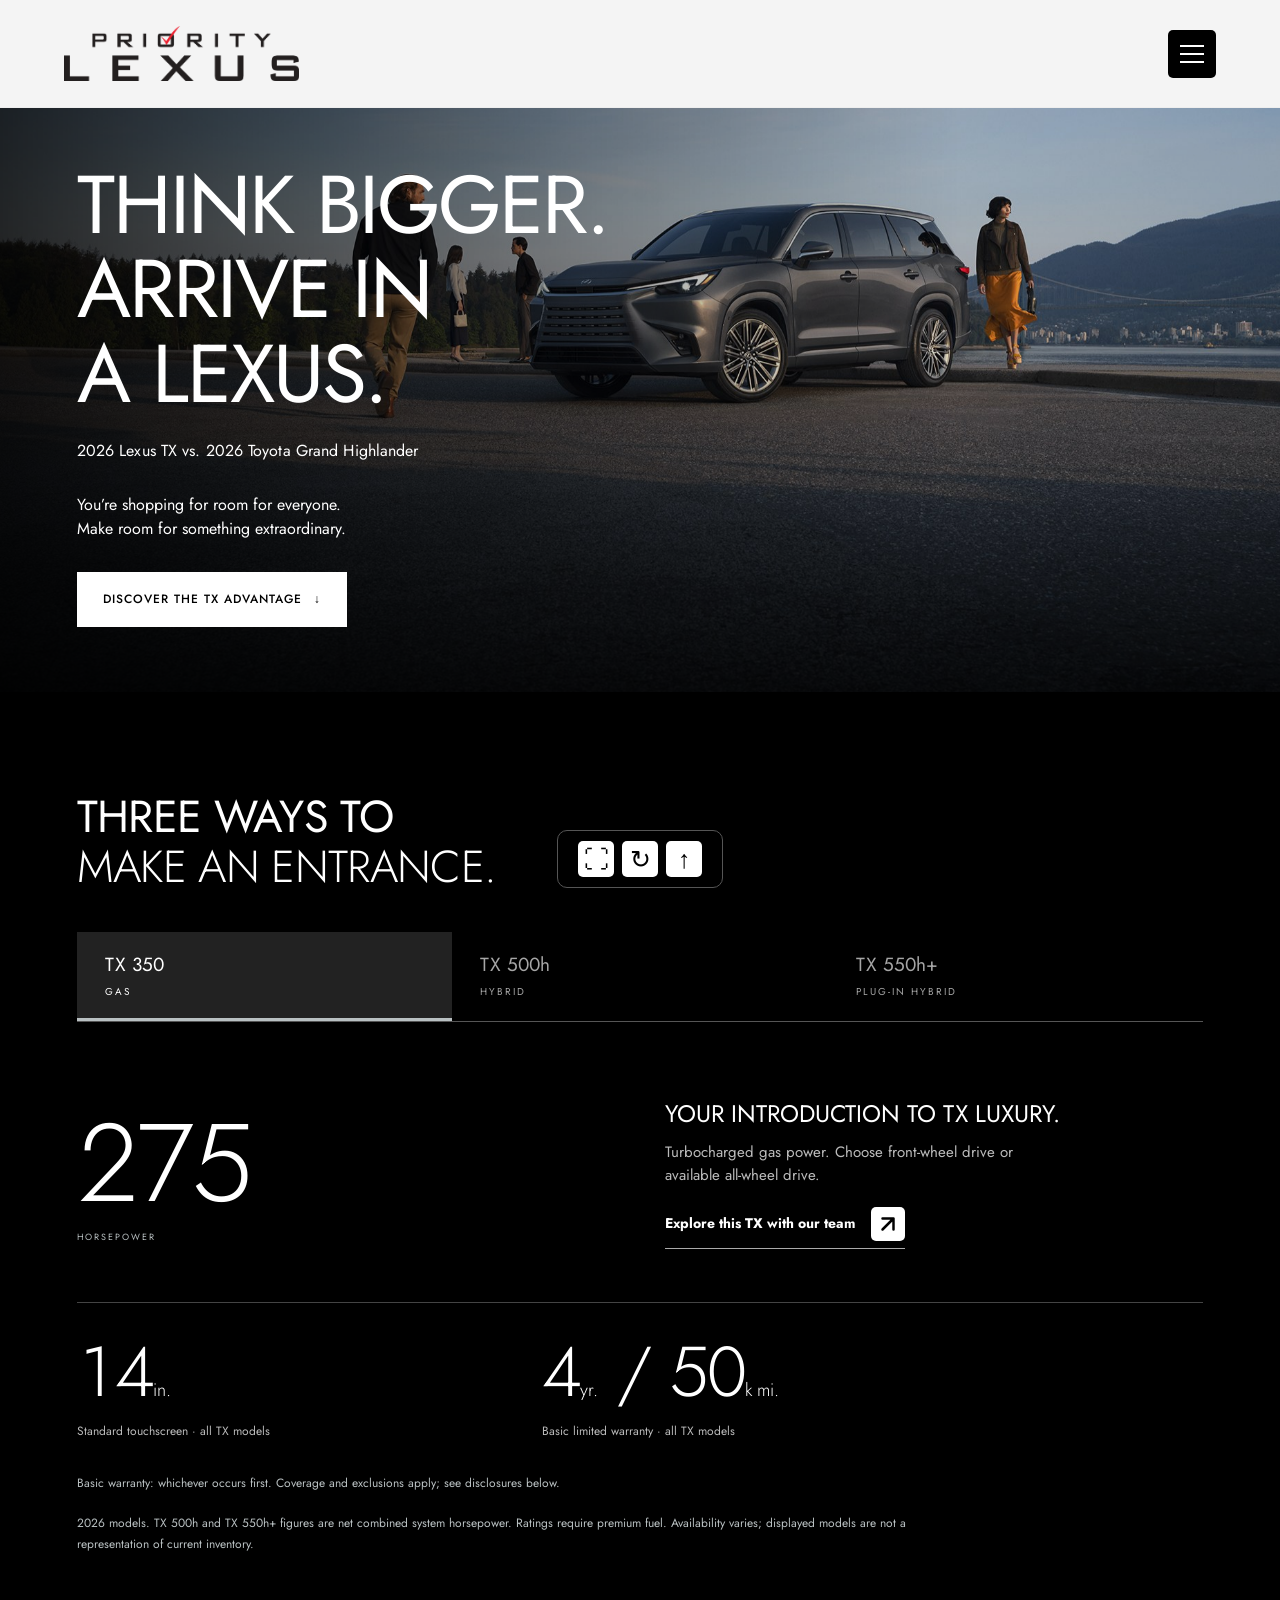
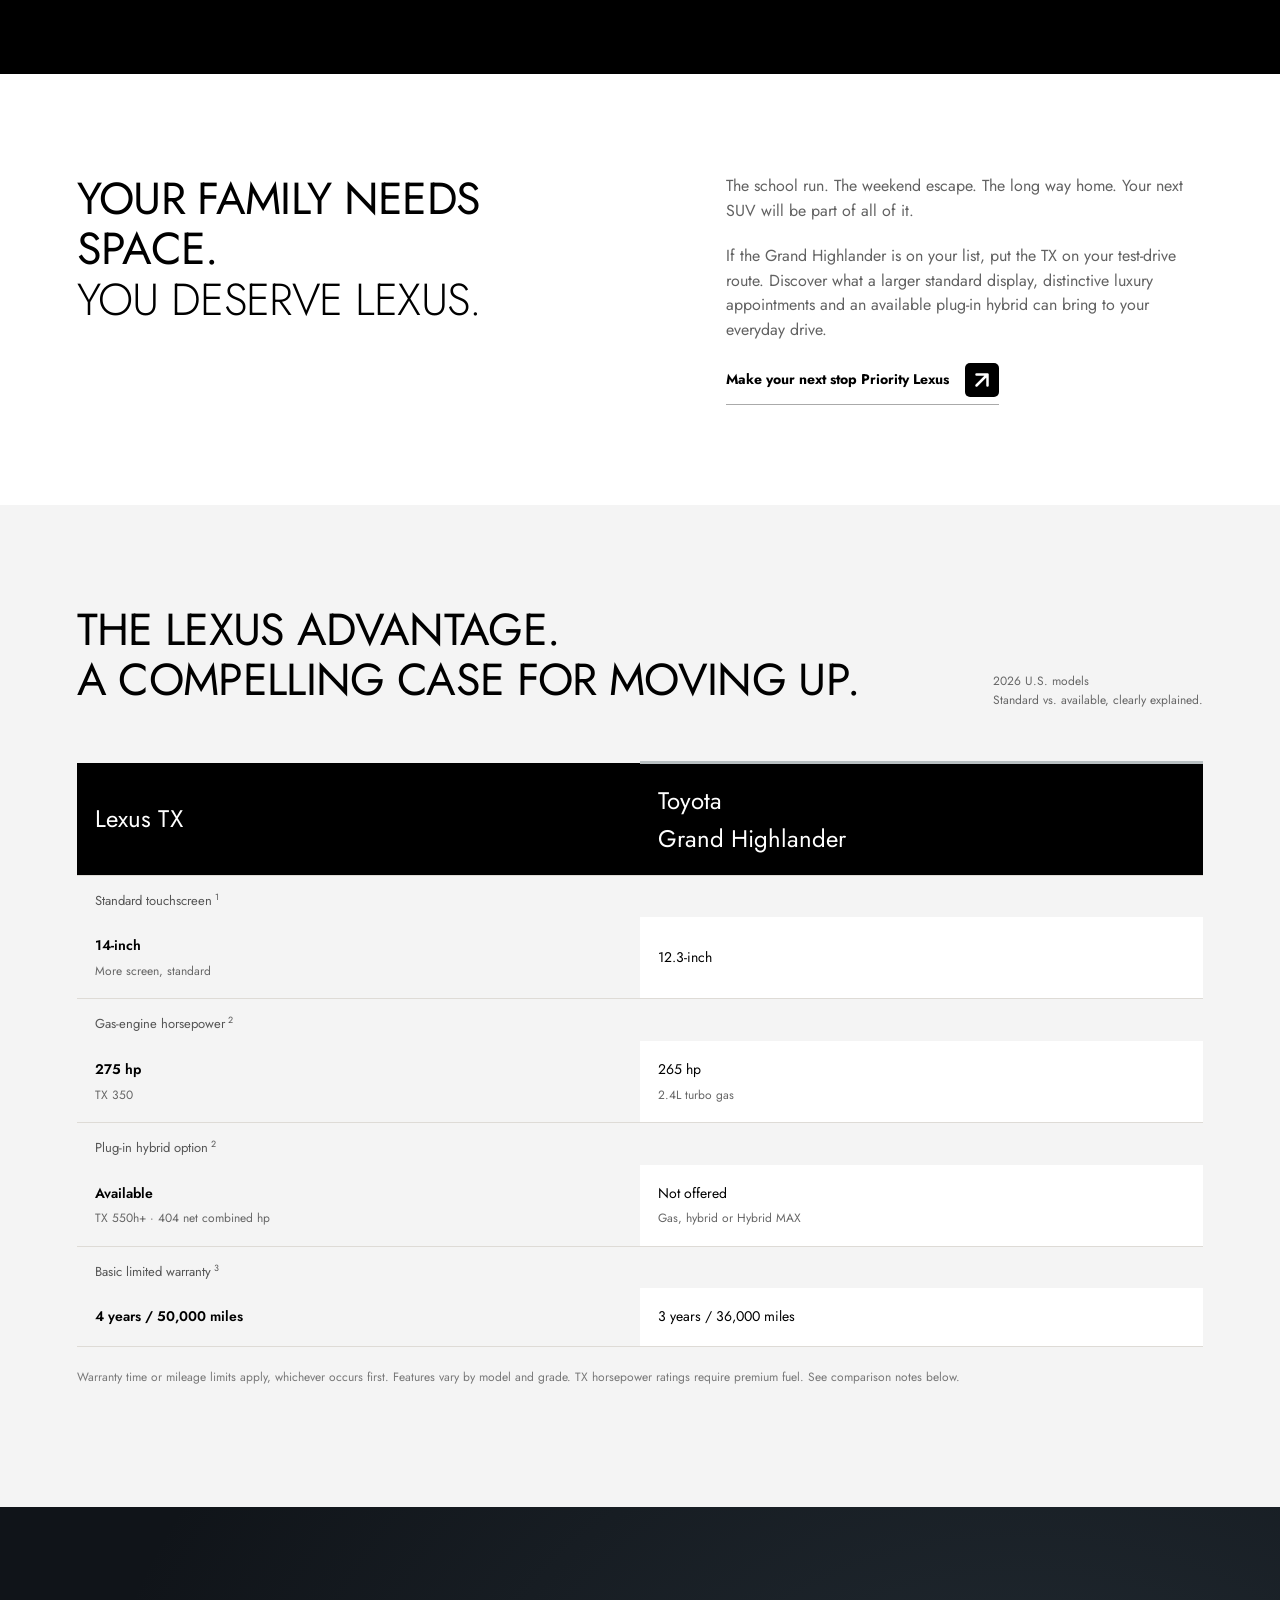
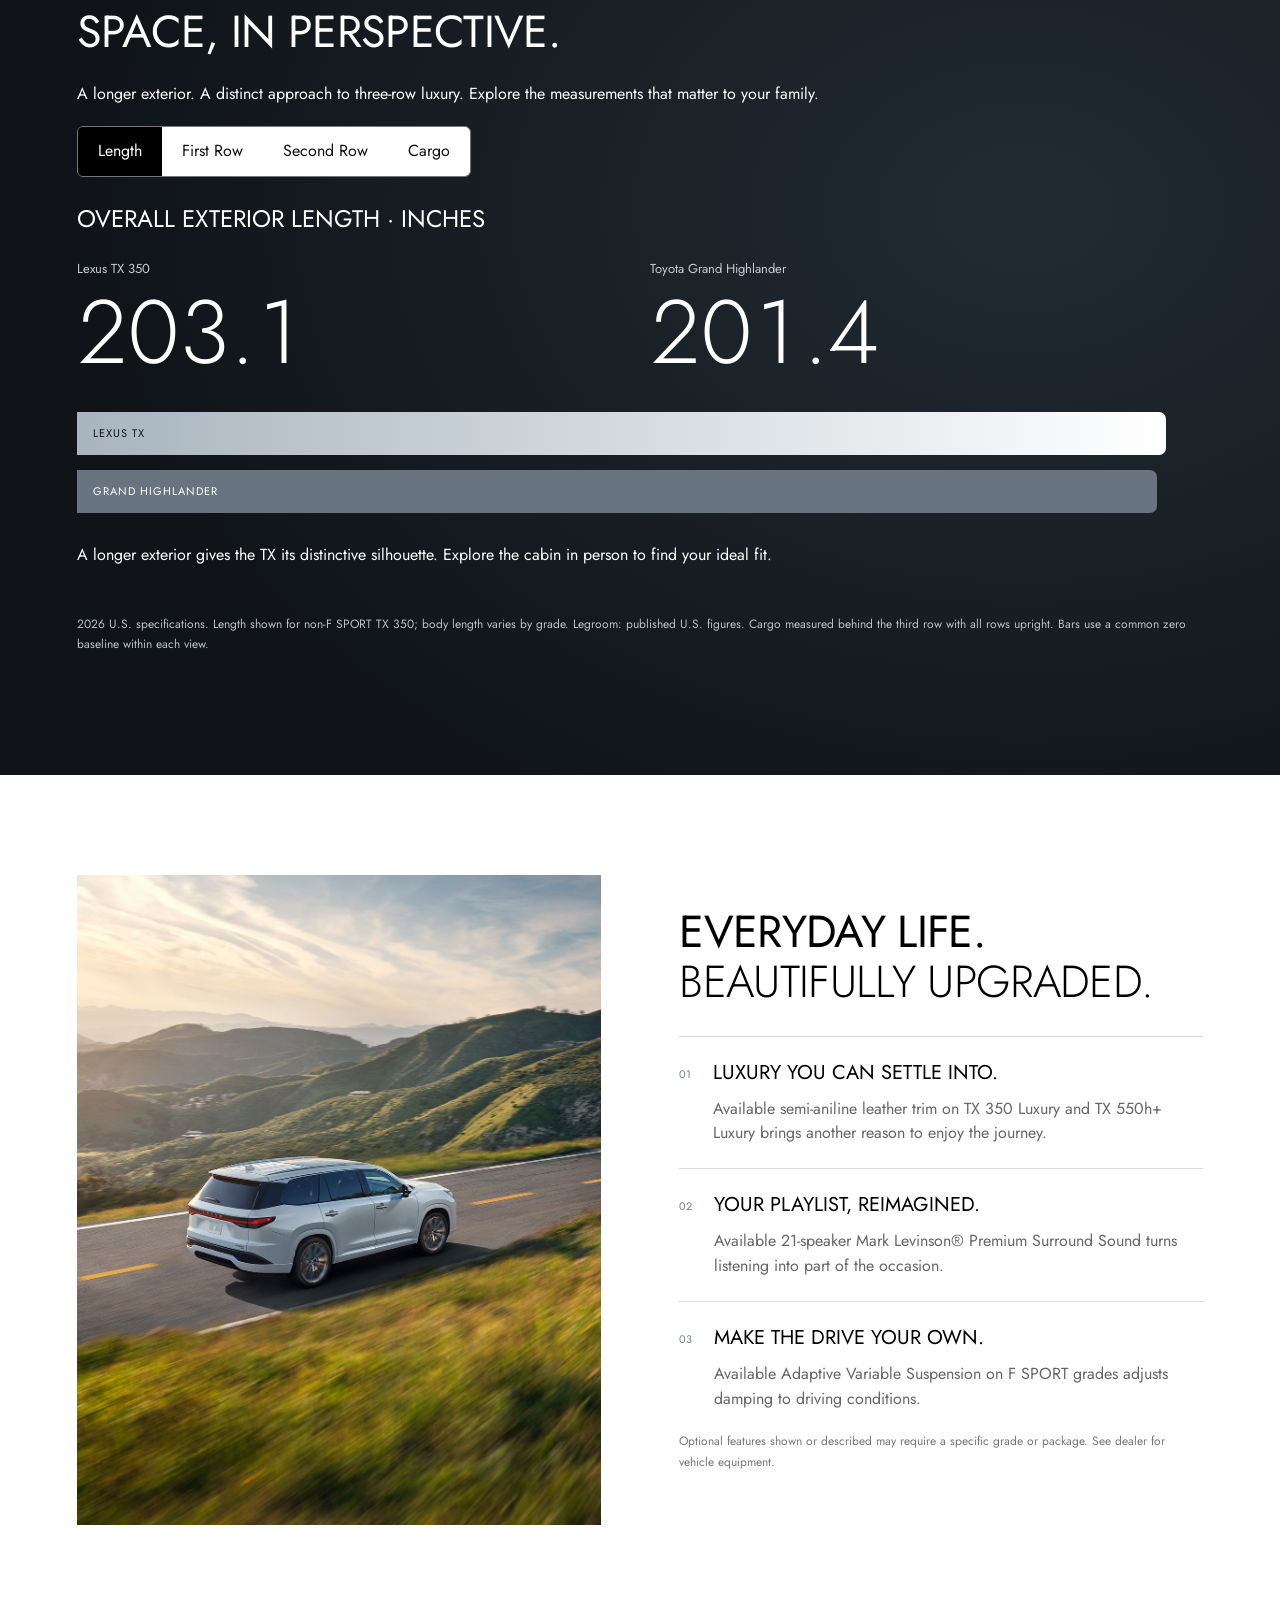
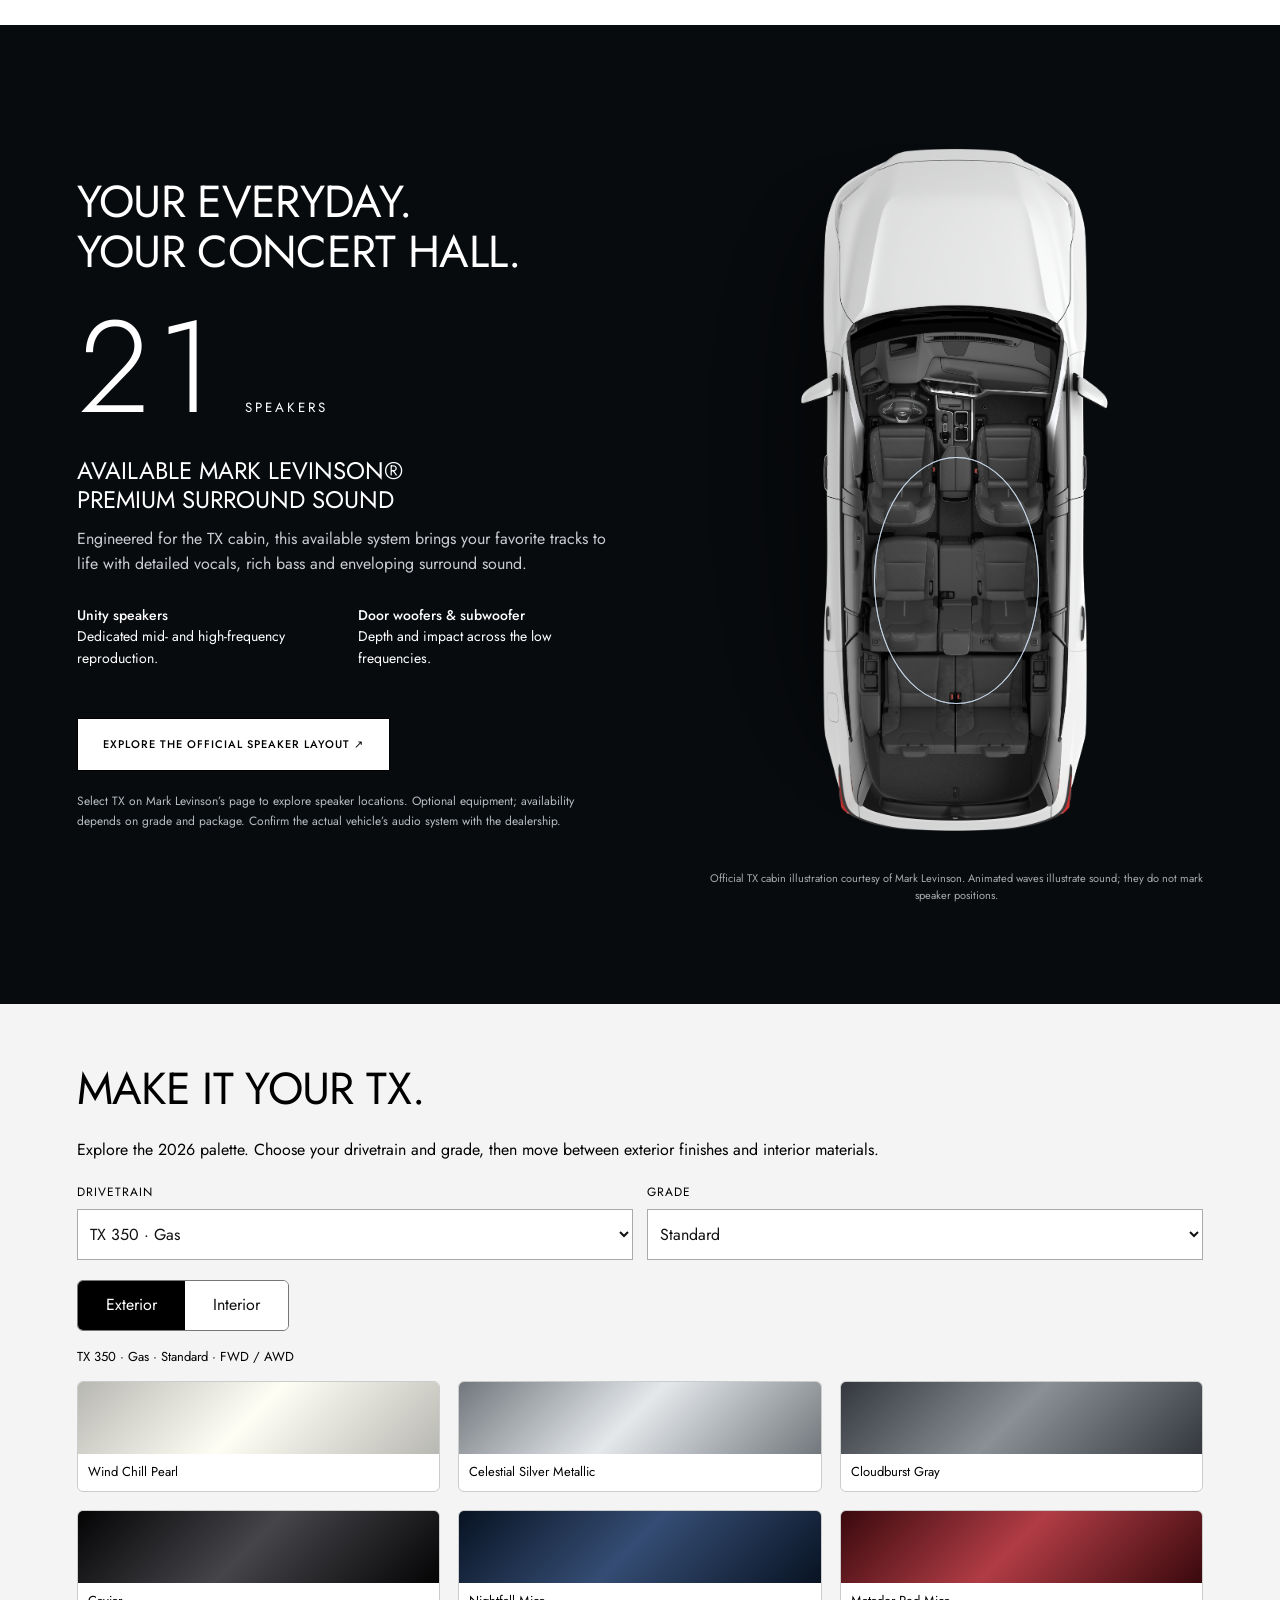
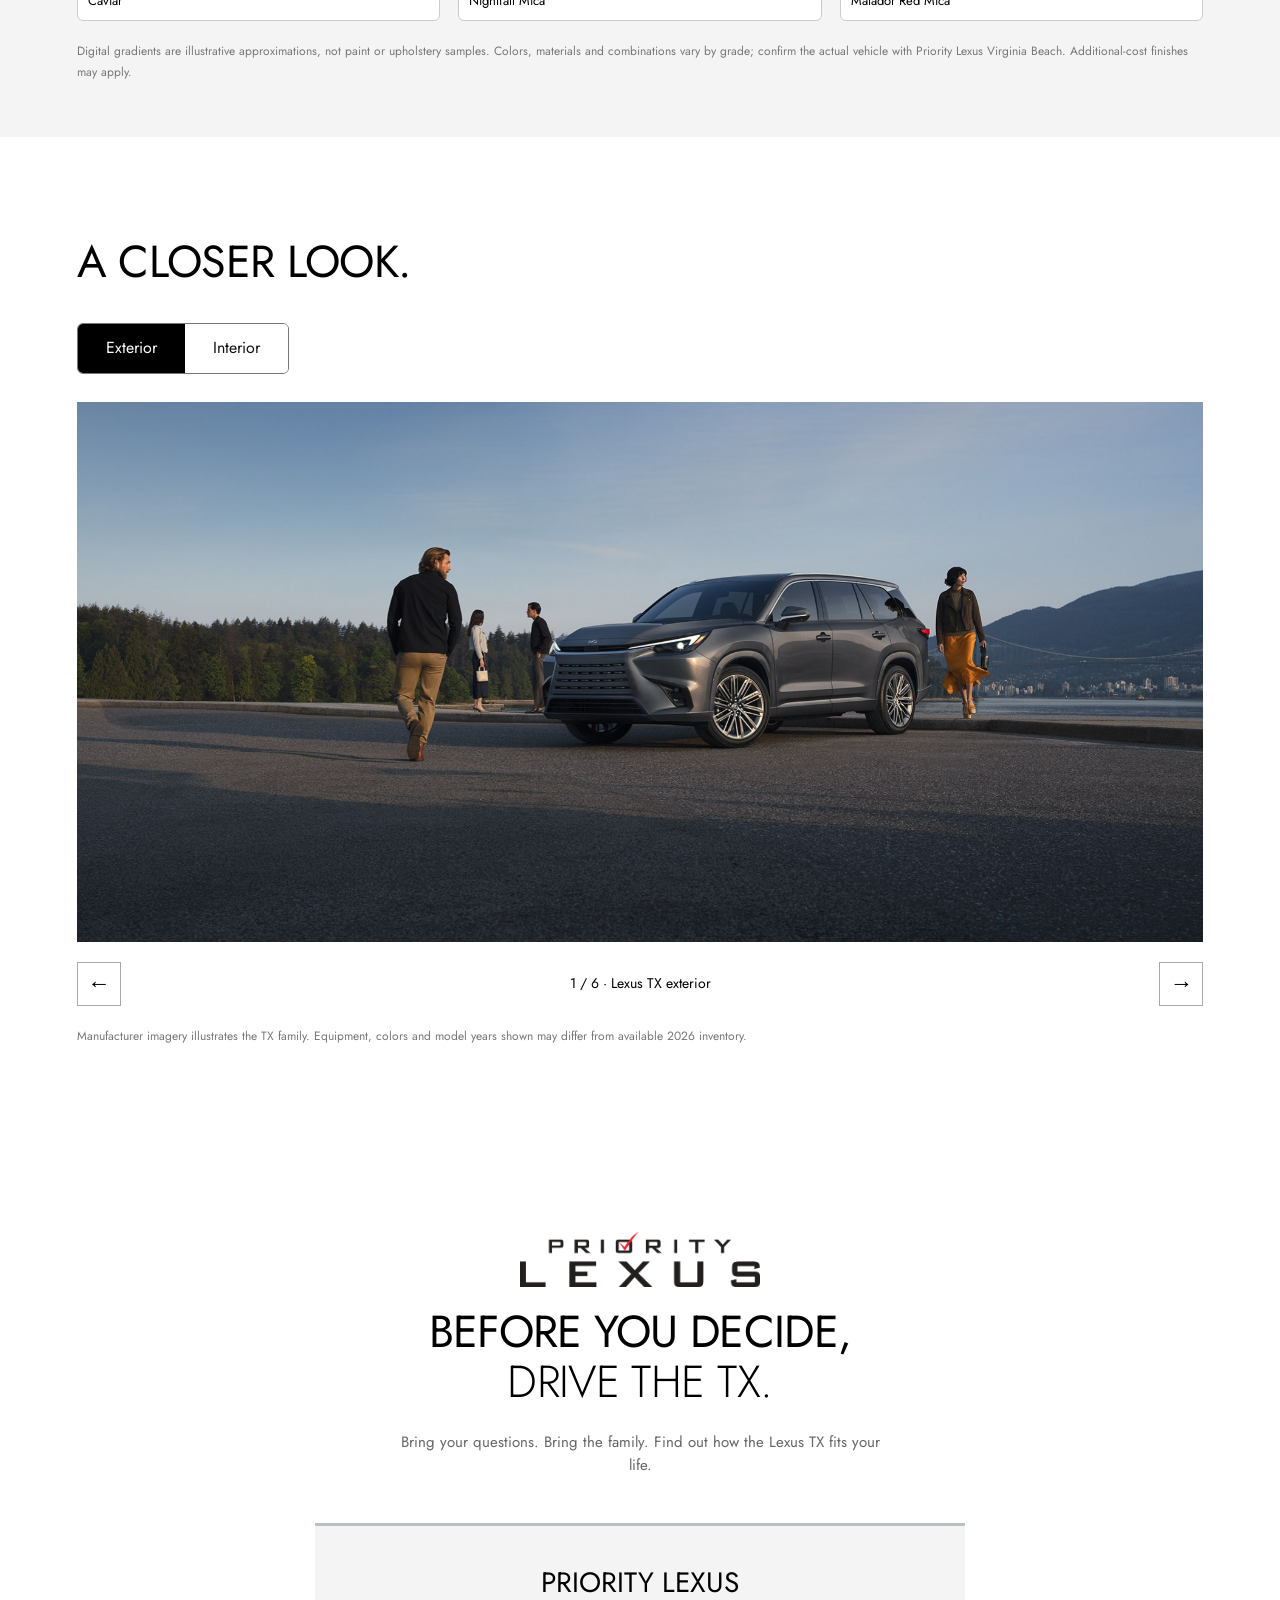
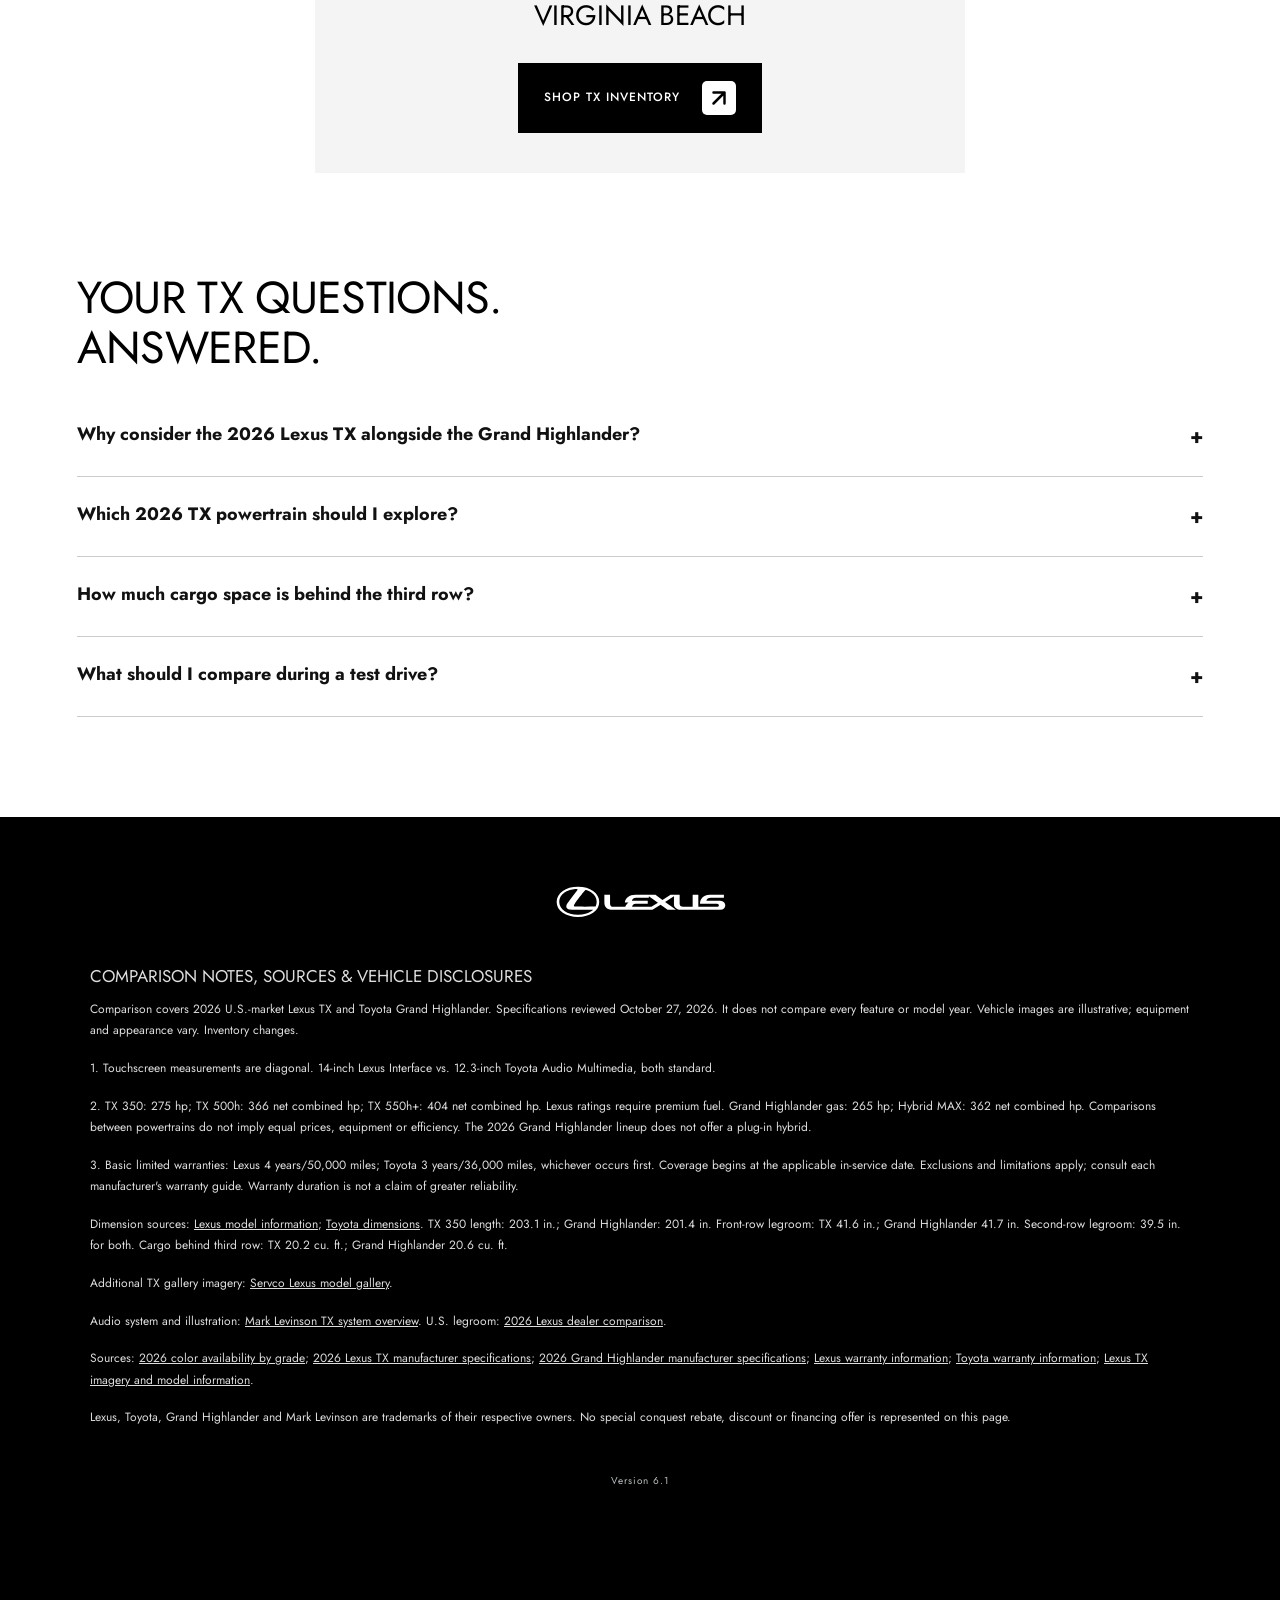
<file: page-source.html>
<!doctype html>
<html lang="en">
<head>
<meta charset="utf-8">
<meta name="viewport" content="width=device-width,initial-scale=1">
<title>Lexus TX vs. Toyota Grand Highlander | Priority Lexus</title>
<meta name="description" content="Considering a Toyota Grand Highlander? Compare the 2026 Lexus TX's screen, powertrains and warranty, then experience the TX at Priority Lexus.">

<!-- STYLES: embedded for reliable standalone viewing; editable copy in styles.css. -->
<!-- FIRST PAINT: enable the intro before any page content is parsed; fail open after 5 seconds. -->
<script>if(!matchMedia('(prefers-reduced-motion: reduce)').matches){document.documentElement.classList.add('intro-playing');setTimeout(()=>document.documentElement.classList.remove('intro-playing'),5000)}</script>
<style>.intro-playing body{background:#000}.intro-playing body:before{content:"";position:fixed;inset:0;background:#000;z-index:999}.cinematic-intro{display:none}</style>
<link rel="stylesheet" href="styles.css">
</head>
<body id="top">
<!-- CINEMATIC INTRO: logo → headline → web address; then reverse reveal. -->
<div class="cinematic-intro" aria-label="Welcome to Lexus TX versus Grand Highlander"><div class="intro-stage"><img class="intro-logo" src="images/Priority-Lexus-TX-VS-Grand-Highlander-001.png" alt=""><div class="intro-title">LEXUS TX <span>VS.</span><br>TOYOTA GRAND HIGHLANDER</div><p class="intro-url">PRIORITYLEXUSVIRGINIABEACH.COM</p></div><button class="intro-skip" type="button">Skip intro</button></div>
<a class="skip" href="#main">Skip to content</a>
<!-- HEADER: Priority Lexus campaign navigation -->
<header>
<a class="brand master-brand" href="#" aria-label="Lexus — Priority Lexus home">
<img src="images/Priority-Lexus-TX-VS-Grand-Highlander-002.png" alt="Priority Lexus">

</a>
<button class="menu-toggle" aria-label="Open section menu" aria-expanded="false" aria-controls="section-menu"><span></span><span></span><span></span></button><nav id="section-menu" aria-label="Page sections" hidden><a href="#top">Home</a><a href="#power">Powertrains & specs</a><a href="#overview">Why Lexus TX</a><a href="#compare">TX vs Grand Highlander</a><a href="#space">Space & dimensions</a><a href="#experience">The Lexus experience</a><a href="#audio">Mark Levinson audio</a><a href="#colors">Colors & materials</a><a href="#gallery">Photo gallery</a><a href="#visit">Visit Priority Lexus</a><a href="#faq">Questions & answers</a></nav>
</header>
<!-- END HEADER -->

<main id="main">
<!-- HERO: The conquest proposition; imagery supplied on dealer TX model page -->
<section class="hero">
<img class="hero-photo" src="images/Priority-Lexus-TX-VS-Grand-Highlander-003.jpg" alt="Lexus TX exterior" fetchpriority="high">
<div class="hero-shade">
</div>
<div class="hero-copy">
<h1>Think bigger.<br>Arrive in<br>a Lexus.</h1>
<p class="hero-subtitle">2026 Lexus TX vs.<br class="subtitle-break"> 2026 Toyota Grand Highlander</p>
<p>You’re shopping for room for everyone.<br>Make room for something extraordinary.</p>
<a class="button" href="#compare">Discover the TX advantage <span>↓</span>
</a>
</div>

</section>
<!-- POWERTRAIN EXPLORER: accessible selectable models -->
<section id="power" class="power">
<div class="wrap">
<h2>Three ways to<br>
<em>make an entrance.</em>
</h2>
<!-- POWERTRAIN TABS: values controlled by script.js -->
<div class="power-tabs" role="tablist" aria-label="Choose TX powertrain">
<button role="tab" aria-selected="true" aria-controls="power-panel" id="tab-350" data-model="350">TX 350 <small>GAS</small>
</button>
<button role="tab" aria-selected="false" tabindex="-1" aria-controls="power-panel" id="tab-500" data-model="500">TX 500h <small>HYBRID</small>
</button>
<button role="tab" aria-selected="false" tabindex="-1" aria-controls="power-panel" id="tab-550" data-model="550">TX 550h+ <small>PLUG-IN HYBRID</small>
</button>
</div>
<div id="power-panel" role="tabpanel" aria-labelledby="tab-350" tabindex="0">
<div>
<span class="power-number" id="power-number" data-count="275">275</span>
<span id="power-unit">HORSEPOWER</span>
</div>
<div>
<h3 id="power-title">Your introduction to TX luxury.</h3>
<p id="power-desc">Turbocharged gas power. Choose front-wheel drive or available all-wheel drive.</p>
<a class="text-link" href="#visit">Explore this TX with our team <span class="arrow-block" aria-hidden="true"><svg viewBox="0 0 24 24" fill="none"><path d="M6 18L18 6M6 6h12v12" stroke="currentColor" stroke-width="2.7" stroke-linecap="round" stroke-linejoin="round"/></svg></span></a>
</div>
</div>
<!-- COMBINED MODEL FACTS: shared touchscreen and basic warranty across powertrains. -->
<div class="model-facts"><div><strong><span data-count="14">14</span><small>in.</small></strong><p>Standard touchscreen · all TX models</p></div><div><strong><span data-count="4">4</span><small>yr.</small> / <span data-count="50">50</span><small>k mi.</small></strong><p>Basic limited warranty · all TX models</p></div></div><p class="fine">Basic warranty: whichever occurs first. Coverage and exclusions apply; see disclosures below.</p>
<p class="fine">2026 models. TX 500h and TX 550h+ figures are net combined system horsepower. Ratings require premium fuel. Availability varies; displayed models are not a representation of current inventory.</p>
</div>
</section>
<!-- END SECTION -->

<!-- INTRO: emotional reason to upgrade -->
<section id="overview" class="intro wrap reveal">
<div class="split">
<h2>Your family needs space.<br>
<em>You deserve Lexus.</em>
</h2>
<div>
<p>The school run. The weekend escape. The long way home. Your next SUV will be part of all of it.</p>
<p>If the Grand Highlander is on your list, put the TX on your test-drive route. Discover what a larger standard display, distinctive luxury appointments and an available plug-in hybrid can bring to your everyday drive.</p>
<a class="text-link" href="#visit">Make your next stop Priority Lexus <span class="arrow-block" aria-hidden="true"><svg viewBox="0 0 24 24" fill="none"><path d="M6 18L18 6M6 6h12v12" stroke="currentColor" stroke-width="2.7" stroke-linecap="round" stroke-linejoin="round"/></svg></span></a>
</div>
</div>
</section>
<!-- END SECTION -->

<!-- COMPARISON: 2026 US models; no unqualified across-the-board superiority claim -->
<section id="compare" class="comparison">
<div class="wrap">
<div class="section-top">
<div>
<h2>The Lexus advantage.<br>A compelling case for moving up.</h2>
</div>
<p class="side-note">2026 U.S. models<br>Standard vs. available, clearly explained.</p>
</div>
<div class="table-scroll" role="region" aria-label="Vehicle comparison" tabindex="0">
<table>
<!-- COMPARISON TABLE: column headings -->
<thead>
<tr>

<th scope="col">
Lexus TX</th>
<th scope="col">Toyota<br>Grand Highlander</th>
</tr>
</thead>
<!-- COMPARISON TABLE: feature rows -->
<tbody>
<tr class="feature-label"><th colspan="2">Standard touchscreen<sup>1</sup>
</th></tr><tr>
<td>
<b>14-inch</b>
<small>More screen, standard</small>
</td>
<td>12.3-inch</td>
</tr>
<tr class="feature-label"><th colspan="2">Gas-engine horsepower<sup>2</sup>
</th></tr><tr>
<td>
<b>275 hp</b>
<small>TX 350</small>
</td>
<td>265 hp<small>2.4L turbo gas</small>
</td>
</tr>
<tr class="feature-label"><th colspan="2">Plug-in hybrid option<sup>2</sup>
</th></tr><tr>
<td>
<b>Available</b>
<small>TX 550h+ · 404 net combined hp</small>
</td>
<td>Not offered<small>Gas, hybrid or Hybrid MAX</small>
</td>
</tr>
<tr class="feature-label"><th colspan="2">Basic limited warranty<sup>3</sup>
</th></tr><tr>
<td>
<b>4 years / 50,000 miles</b>
</td>
<td>3 years / 36,000 miles</td>
</tr>
</tbody>
</table>
</div>
<p class="fine">Warranty time or mileage limits apply, whichever occurs first. Features vary by model and grade. TX horsepower ratings require premium fuel. See comparison notes below.</p>

</div>
</section>
<!-- END SECTION -->

<!-- SPACE EXPLORER: proportionate bars share a zero baseline; no exaggerated size claims. -->
<section id="space" class="space"><div class="wrap"><h2>Space, in perspective.</h2><p>A longer exterior. A distinct approach to three-row luxury. Explore the measurements that matter to your family.</p><div class="segmented space-tabs"><button data-space="length" aria-pressed="true">Length</button><button data-space="first" aria-pressed="false">First Row</button><button data-space="second" aria-pressed="false">Second Row</button><button data-space="cargo" aria-pressed="false">Cargo</button></div><h3 id="space-label">Overall exterior length · inches</h3><div class="space-values"><div><span>Lexus TX 350</span><strong id="space-tx" data-count="203.1">203.1</strong></div><div><span>Toyota Grand Highlander</span><strong id="space-gh" data-count="201.4">201.4</strong></div></div><div class="measure-track"><div id="tx-bar" style="width:96.71%"><span>LEXUS TX</span></div><div id="gh-bar" style="width:95.9%"><span>GRAND HIGHLANDER</span></div></div><p id="space-insight" aria-live="polite">A longer exterior gives the TX its distinctive silhouette. Explore the cabin in person to find your ideal fit.</p><p class="fine">2026 U.S. specifications. Length shown for non-F SPORT TX 350; body length varies by grade. Legroom: published U.S. figures. Cargo measured behind the third row with all rows upright. Bars use a common zero baseline within each view.</p></div></section>
<!-- END SPACE EXPLORER -->
<!-- EXPERIENCE: sensory details with equipment qualifications -->
<section id="experience" class="experience wrap">
<div class="experience-photo reveal">
<img src="images/Priority-Lexus-TX-VS-Grand-Highlander-004.jpg" alt="Lexus TX driving on a winding mountain road" loading="lazy">

</div>
<div class="experience-copy reveal">
<h2>Everyday life.<br>
<em>Beautifully upgraded.</em>
</h2>
<div class="feature">
<span>01</span>
<div>
<h3>Luxury you can settle into.</h3>
<p>Available semi-aniline leather trim on TX 350 Luxury and TX 550h+ Luxury brings another reason to enjoy the journey.</p>
</div>
</div>
<div class="feature">
<span>02</span>
<div>
<h3>Your playlist, reimagined.</h3>
<p>Available 21-speaker Mark Levinson® Premium Surround Sound turns listening into part of the occasion.</p>
</div>
</div>
<div class="feature">
<span>03</span>
<div>
<h3>Make the drive your own.</h3>
<p>Available Adaptive Variable Suspension on F SPORT grades adjusts damping to driving conditions.</p>
</div>
</div>
<p class="fine">Optional features shown or described may require a specific grade or package. See dealer for vehicle equipment.</p>
</div>
</section>
<!-- END SECTION -->


<!-- END SECTION -->

<!-- MARK LEVINSON: official TX overhead artwork; sound animation is decorative, not a speaker-location map. -->
<section id="audio" class="audio-spotlight"><div class="wrap audio-grid"><div class="audio-copy"><h2>Your everyday.<br>Your concert hall.</h2><div class="audio-number"><span data-count="21">21</span><small>SPEAKERS</small></div><h3>Available Mark Levinson®<br>Premium Surround Sound</h3><p>Engineered for the TX cabin, this available system brings your favorite tracks to life with detailed vocals, rich bass and enveloping surround sound.</p><div class="audio-components"><p><b>Unity speakers</b><br>Dedicated mid- and high-frequency reproduction.</p><p><b>Door woofers &amp; subwoofer</b><br>Depth and impact across the low frequencies.</p></div><a class="button" href="https://us.marklevinson.com/in-lexus.html" target="_blank" rel="noopener">Explore the official speaker layout ↗</a><p class="fine">Select TX on Mark Levinson’s page to explore speaker locations. Optional equipment; availability depends on grade and package. Confirm the actual vehicle’s audio system with the dealership.</p></div><figure class="audio-visual"><img src="images/Priority-Lexus-TX-VS-Grand-Highlander-005.png" alt="Official Mark Levinson overhead illustration of the Lexus TX cabin" loading="lazy"><div class="sound-rings" aria-hidden="true"><i></i><i></i><i></i></div><figcaption>Official TX cabin illustration courtesy of Mark Levinson. Animated waves illustrate sound; they do not mark speaker positions.</figcaption></figure></div></section>
<!-- END AUDIO SPOTLIGHT -->
<!-- COLOR EXPLORER: model-year-specific grade palettes; approximate screen swatches. -->
<section id="colors" class="wrap colors"><h2>Make it your TX.</h2><p>Explore the 2026 palette. Choose your drivetrain and grade, then move between exterior finishes and interior materials.</p><div class="color-controls"><label>Drivetrain<select id="color-drive"><option value="350">TX 350 · Gas</option><option value="500">TX 500h · Hybrid</option><option value="550">TX 550h+ · Plug-in hybrid</option></select></label><label>Grade<select id="color-grade"></select></label></div><div class="segmented" aria-label="Color category"><button type="button" data-palette="exterior" aria-pressed="true">Exterior</button><button type="button" data-palette="interior" aria-pressed="false">Interior</button></div><p id="palette-context"></p><div id="swatches" class="swatches"></div><p class="fine">Digital gradients are illustrative approximations, not paint or upholstery samples. Colors, materials and combinations vary by grade; confirm the actual vehicle with Priority Lexus Virginia Beach. Additional-cost finishes may apply.</p></section>
<!-- PHOTO GALLERY: separate exterior and interior collections. -->
<section id="gallery" class="gallery wrap"><h2>A closer look.</h2><div class="segmented"><button type="button" data-gallery="exterior" aria-pressed="true">Exterior</button><button type="button" data-gallery="interior" aria-pressed="false">Interior</button></div><div hidden><img data-gallery-source="exterior" src="images/Priority-Lexus-TX-VS-Grand-Highlander-003.jpg" alt="Lexus TX exterior"><img data-gallery-source="exterior" src="images/Priority-Lexus-TX-VS-Grand-Highlander-004.jpg" alt="Lexus TX on a mountain road"><img data-gallery-source="exterior" src="images/Priority-Lexus-TX-VS-Grand-Highlander-006.jpg" alt="Lexus TX F SPORT in motion"><img data-gallery-source="interior" src="images/Priority-Lexus-TX-VS-Grand-Highlander-007.jpg" alt="Lexus TX third-row seating"><img data-gallery-source="interior" src="images/Priority-Lexus-TX-VS-Grand-Highlander-008.jpg" alt="Lexus TX F SPORT cabin"><img data-gallery-source="exterior" src="images/Priority-Lexus-TX-VS-Grand-Highlander-009.jpg" alt="Lexus TX side profile in motion"><img data-gallery-source="exterior" src="images/Priority-Lexus-TX-VS-Grand-Highlander-010.jpg" alt="Lexus TX rear light signature"><img data-gallery-source="exterior" src="images/Priority-Lexus-TX-VS-Grand-Highlander-011.jpg" alt="Lexus TX front view at dusk"><img data-gallery-source="interior" src="images/Priority-Lexus-TX-VS-Grand-Highlander-012.jpg" alt="Lexus TX panoramic cockpit view"><img data-gallery-source="interior" src="images/Priority-Lexus-TX-VS-Grand-Highlander-013.jpg" alt="Lexus TX second-row captain’s chairs"><img data-gallery-source="interior" src="images/Priority-Lexus-TX-VS-Grand-Highlander-014.jpg" alt="Lexus TX touchscreen and center console"><img data-gallery-source="interior" src="images/Priority-Lexus-TX-VS-Grand-Highlander-015.jpg" alt="Lexus TX rear climate controls"></div><div class="gallery-frame"><img id="gallery-image" alt="Lexus TX exterior"></div><div class="gallery-nav"><button id="gallery-prev" type="button" aria-label="Previous photo">←</button><p id="gallery-caption" aria-live="polite"></p><button id="gallery-next" type="button" aria-label="Next photo">→</button></div><p class="fine">Manufacturer imagery illustrates the TX family. Equipment, colors and model years shown may differ from available 2026 inventory.</p></section>

<!-- DEALERSHIP CONVERSION: genuine external destinations; no simulated lead collection -->
<section id="visit" class="visit wrap reveal">
<img class="dealer-wordmark" src="images/Priority-Lexus-TX-VS-Grand-Highlander-002.png" alt="Priority Lexus" loading="lazy">
<h2>Before you decide,<br>
<em>drive the TX.</em>
</h2>
<p>Bring your questions. Bring the family. Find out how the Lexus TX fits your life.</p>
<!-- DEALERSHIP CARDS: inventory and contact links -->
<div class="locations">
<article>
<h3>Priority Lexus<br>Virginia Beach</h3>
<a class="button" href="https://www.prioritylexusvirginiabeach.com/">Shop TX inventory <span class="arrow-block" aria-hidden="true"><svg viewBox="0 0 24 24" fill="none"><path d="M6 18L18 6M6 6h12v12" stroke="currentColor" stroke-width="2.7" stroke-linecap="round" stroke-linejoin="round"/></svg></span></a>

</article>

</div>
</section>
<!-- END SECTION -->

<!-- SOURCE NOTES: reviewed model-year scope and manufacturer evidence -->
<!-- FAQ: each question opens independently using native details/summary. -->
<section class="faq wrap" id="faq"><h2>Your TX questions.<br>Answered.</h2><details><summary>Why consider the 2026 Lexus TX alongside the Grand Highlander?<span aria-hidden="true">+</span></summary><div><p>The TX combines three-row versatility with a standard 14-inch touchscreen, available luxury appointments and three powertrain choices. Use the comparison above to weigh the features you value, then test-drive the configuration you are considering.</p></div></details><details><summary>Which 2026 TX powertrain should I explore?<span aria-hidden="true">+</span></summary><div><p>The TX 350 uses a turbocharged gas engine; the TX 500h is a hybrid; and the TX 550h+ is a plug-in hybrid. Your driving habits, charging access and preferred equipment can help guide the choice. Ask the dealership about availability.</p></div></details><details><summary>How much cargo space is behind the third row?<span aria-hidden="true">+</span></summary><div><p>Lexus lists 20.2 cubic feet behind the third row for the 2026 TX. Bring your stroller, sports bags or everyday gear to your visit to see how the space works for your family.</p></div></details><details><summary>What should I compare during a test drive?<span aria-hidden="true">+</span></summary><div><p>Try third-row access, passenger comfort, your usual cargo and the touchscreen controls. Compare specific grades and options, and ask for pricing and equipment details for the actual vehicles you are considering.</p></div></details></section><!-- END FAQ -->
<!-- END SECTION -->

</main>
<!-- FOOTER: master brand, disclosures, release version. -->
<footer class="site-footer"><img class="footer-master" src="images/Priority-Lexus-TX-VS-Grand-Highlander-016.svg" alt="Lexus"><div class="notes">
<section class="disclosures">
<h3>Comparison notes, sources &amp; vehicle disclosures 
</h3>
<div>
<p>Comparison covers 2026 U.S.-market Lexus TX and Toyota Grand Highlander. Specifications reviewed October 27, 2026. It does not compare every feature or model year. Vehicle images are illustrative; equipment and appearance vary. Inventory changes.</p>
<p>1. Touchscreen measurements are diagonal. 14-inch Lexus Interface vs. 12.3-inch Toyota Audio Multimedia, both standard.</p>
<p>2. TX 350: 275 hp; TX 500h: 366 net combined hp; TX 550h+: 404 net combined hp. Lexus ratings require premium fuel. Grand Highlander gas: 265 hp; Hybrid MAX: 362 net combined hp. Comparisons between powertrains do not imply equal prices, equipment or efficiency. The 2026 Grand Highlander lineup does not offer a plug-in hybrid.</p>
<p>3. Basic limited warranties: Lexus 4 years/50,000 miles; Toyota 3 years/36,000 miles, whichever occurs first. Coverage begins at the applicable in-service date. Exclusions and limitations apply; consult each manufacturer's warranty guide. Warranty duration is not a claim of greater reliability.</p>
<p>Dimension sources: <a href="https://pressroom.lexus.com/vehicle/2026-lexus-tx/">Lexus model information</a>; <a href="https://www.toyota.com/grandhighlander/features/dimensions/">Toyota dimensions</a>. TX 350 length: 203.1 in.; Grand Highlander: 201.4 in. Front-row legroom: TX 41.6 in.; Grand Highlander 41.7 in. Second-row legroom: 39.5 in. for both. Cargo behind third row: TX 20.2 cu. ft.; Grand Highlander 20.6 cu. ft.</p>
<p>Additional TX gallery imagery: <a href="https://www.servcolexus.com/2026TXHybrid.html">Servco Lexus model gallery</a>.</p><p>Audio system and illustration: <a href="https://us.marklevinson.com/in-lexus.html">Mark Levinson TX system overview</a>. U.S. legroom: <a href="https://www.lexusofwoodlandhills.com/lexus-research/2026-lexus-tx-vs-toyota-grand-highlander/">2026 Lexus dealer comparison</a>.</p><p>Sources: <a href="https://www.lexusofclearwater.com/model-showroom/2026-lexus-tx-colors/">2026 color availability by grade</a>; <a href="https://pressroom.lexus.com/style-utility-and-comfort-the-2026-lexus-tx/">2026 Lexus TX manufacturer specifications</a>; <a href="https://pressroom.toyota.com/comfort-and-style-mile-after-mile-in-the-2026-toyota-grand-highlander/">2026 Grand Highlander manufacturer specifications</a>; <a href="https://www.lexus.com/LexusCare">Lexus warranty information</a>; <a href="https://support.toyota.com/s/article/What-warranty-coverag-7683?language=en_US">Toyota warranty information</a>; <a href="https://www.prioritylexusvirginiabeach.com/Models-TX/">Lexus TX imagery and model information</a>.</p>
<p>Lexus, Toyota, Grand Highlander and Mark Levinson are trademarks of their respective owners. No special conquest rebate, discount or financing offer is represented on this page.</p>
</div>
</section>
</div><div class="page-version">Version 6.1</div></footer>
<!-- FLOATING TOOLBAR: back to top, fullscreen toggle and refresh. -->
<aside class="page-tools" aria-label="Page controls"><div><button id="fullscreen-toggle" type="button" aria-label="Enter full screen" aria-pressed="false" title="Enter full screen">⛶</button><button id="refresh-page" type="button" aria-label="Refresh page" title="Refresh page">↻</button><a class="tool-top" href="#top" aria-label="Back to top" title="Back to top">↑</a></div><span id="tool-status" role="status"></span></aside>
<!-- SCRIPTS: embedded; editable copy in script.js. -->
<script src="script.js"></script>
</body>
</html>
</file>
<file: styles.css>
@font-face{font-family:Jost;src:url("fonts/jost-variable.woff") format("woff");font-style:normal;font-weight:100 900;font-display:swap}
:root{--red:#000000;--black:#000000;--cream:#f4f4f4;--gray:#666;--line:#dedbd6}*{box-sizing:border-box}html{scroll-behavior:smooth;scroll-padding-top:100px}body{margin:0;color:var(--black);font-family:Jost,Arial,sans-serif;line-height:1.55;background:#fff}a{color:inherit}button,a{-webkit-tap-highlight-color:transparent}button{font:inherit}a:focus-visible,button:focus-visible,summary:focus-visible,[tabindex]:focus-visible{outline:3px solid #768288;outline-offset:5px}.skip{position:absolute;left:15px;top:-70px;z-index:100;background:white;padding:10px}.skip:focus{top:10px}header{height:96px;display:flex;align-items:center;justify-content:space-between;padding:0 5%;background:#fff;position:sticky;top:0;z-index:10;border-bottom:1px solid #eee}.brand{font-size:24px;letter-spacing:1px;font-weight:800;text-decoration:none;line-height:1.2}.brand span{font-weight:400;border-left:1px solid #bbb;margin-left:8px;padding-left:12px;letter-spacing:3px}.brand small{display:block;font-size:8px;letter-spacing:2.9px;font-weight:400;margin-top:8px}nav{display:flex;align-items:center;gap:30px}nav>a{font-size:12px;text-decoration:none}.button{background:var(--red);color:white;padding:17px 25px;display:inline-flex;justify-content:space-between;align-items:center;gap:25px;text-decoration:none;font-size:12px;font-weight:700;letter-spacing:.35px;border:1px solid var(--red);transition:background .2s,transform .2s}.button:hover{background:#344347;transform:translateY(-2px)}.button.small{padding:13px 20px}.hero{min-height:730px;height:calc(100svh - 96px);max-height:950px;position:relative;background:#303a40;color:white;overflow:hidden}.hero-photo{position:absolute;width:100%;height:100%;object-fit:cover;object-position:66% center}.hero-shade{position:absolute;inset:0;background:linear-gradient(90deg,rgba(0,0,0,.8),rgba(0,0,0,.4) 40%,rgba(0,0,0,.06) 75%),linear-gradient(0deg,rgba(0,0,0,.65),transparent 35%)}.hero-copy{position:relative;padding:75px 6%;max-width:780px;animation:enter 1s both}.eyebrow{font-size:10px;letter-spacing:2.3px;font-weight:700;line-height:1.6;margin:0 0 22px}.red{color:var(--red)}h1{font-size:clamp(60px,6.9vw,106px);line-height:1.01;letter-spacing:-4px;font-weight:400;margin:0 0 25px}h1 em,h2 em{font-family:inherit;font-weight:400}h1 em{color:#ffffff}.hero-copy>p:not(.eyebrow){font-size:16px;margin-bottom:30px}.hero-bottom{position:absolute;bottom:27px;left:6%;right:6%;display:flex;justify-content:space-between;font-size:9px;letter-spacing:2px}.facts{display:grid;grid-template-columns:repeat(3,1fr);background:var(--black);color:white;padding:32px 6%;gap:20px}.facts>div{padding-left:30px;border-left:1px solid #555}.facts strong{font-size:40px;letter-spacing:-1px;font-weight:400}.facts strong span{font-size:17px;margin-left:4px;letter-spacing:0}.facts p{font-size:11px;letter-spacing:.6px;color:#c4c4c4;margin:3px 0}.wrap{max-width:1320px;padding:100px 6%;margin:auto}h2{font-size:clamp(36px,4vw,58px);line-height:1.12;letter-spacing:-1.7px;font-weight:400;margin:0 0 24px}h3{font-weight:400;margin:0 0 12px;font-size:24px;line-height:1.2}p{margin:0 0 20px}sup{font-size:9px;margin-left:3px}.split{display:grid;grid-template-columns:1.15fr 1fr;gap:9%}.split p{font-size:15px;color:#626262}.text-link{font-size:12px;font-weight:700;text-decoration:none;border-bottom:1px solid #aaa;padding-bottom:7px;display:inline-block}.text-link:hover{color:var(--red)}.comparison{background:var(--cream)}.section-top{display:flex;align-items:end;justify-content:space-between;margin-bottom:35px}.side-note{font-size:11px;color:#666}.table-scroll{overflow:auto}table{width:100%;border-collapse:collapse;min-width:570px;text-align:left;font-size:14px}th,td{padding:25px 25px;border-bottom:1px solid var(--line);width:33.33%;vertical-align:middle}thead th{font-size:25px;font-weight:400}thead th:first-child{font-size:12px;letter-spacing:1px}thead th:nth-child(2){background:var(--black);color:white;border-top:3px solid var(--red)}thead .eyebrow{display:block;font-size:8px;color:#B9C0C2;margin-bottom:7px}tbody th{font-size:13px;font-weight:400}tbody td:nth-child(2){background:#fff}td b{font-weight:600}td small{display:block;font-size:10px;color:#666;margin-top:5px}.fine{font-size:10px;line-height:1.7;color:#777;margin-top:20px}.honest{display:flex;gap:30px;border-top:1px solid #ccc;margin-top:35px;padding-top:24px;align-items:start}.honest>span{font-size:9px;letter-spacing:1.3px;white-space:nowrap;margin-top:4px}.honest p{font-size:13px;color:#555;max-width:640px;margin:0}.experience{display:grid;grid-template-columns:1fr 1fr;gap:7%;align-items:center}.experience-photo{position:relative;height:650px;background:#ddd}.experience-photo img{width:100%;height:100%;object-fit:cover}.experience-photo>span{position:absolute;bottom:0;left:0;right:0;background:linear-gradient(transparent,#000a);padding:60px 25px 25px;color:white;font-size:9px;letter-spacing:2px}.feature{display:flex;gap:22px;border-top:1px solid var(--line);padding:24px 0 0;margin-top:22px}.feature>span{font-size:11px;color:var(--red);padding-top:5px}.feature h3{font-size:20px}.feature p{font-size:13px;color:#666;margin:0}.power{background:var(--black);color:white}.power h2{max-width:600px}.power .eyebrow{color:#B9C0C2}.power-tabs{display:flex;border-bottom:1px solid #555;margin-top:40px}.power-tabs button{background:none;border:0;border-bottom:3px solid transparent;color:#a6a6a6;padding:18px 28px;cursor:pointer;font-size:19px;text-align:left;flex:1}.power-tabs button small{display:block;font-size:8px;letter-spacing:2px;margin-top:5px}.power-tabs button[aria-selected=true]{color:white;border-bottom-color:var(--red);background:#222}.power-tabs button:hover{background:#282828}#power-panel{display:grid;grid-template-columns:1fr 1fr;gap:50px;align-items:center;min-height:280px;padding-top:25px}.power-number{display:block;font-size:110px;letter-spacing:-5px;line-height:1.1;font-weight:400}#power-unit{font-size:9px;letter-spacing:2px;color:#B9C0C2}#power-desc{font-size:15px;color:#bbb;max-width:380px}.power .text-link{color:white}.power .fine{color:#aaa;max-width:900px}.visit{text-align:center}.visit>p:not(.eyebrow){color:#666;max-width:490px;margin:0 auto 45px;font-size:15px}.locations{display:grid;grid-template-columns:1fr 1fr;gap:30px;text-align:left}.locations article{padding:40px;background:var(--cream);border-top:3px solid var(--red)}.locations h3{font-size:31px;margin:18px 0 30px}.locations .text-link{display:table;margin-top:22px;font-size:11px}.locations .eyebrow{font-size:9px;color:#777}.notes{padding-top:0;padding-bottom:55px}details{border-top:1px solid var(--line);border-bottom:1px solid var(--line);font-size:11px;color:#666}summary{padding:23px 0;cursor:pointer;list-style:none;font-weight:bold;display:flex;justify-content:space-between}summary span{font-size:20px}details>div{padding:10px 0 20px;max-width:1050px;font-size:10px;line-height:1.8}details a{text-underline-offset:3px}footer{background:#171818;color:#ddd;padding:45px 6%;display:flex;align-items:center;justify-content:space-between}footer .brand{font-size:19px}footer p{font-size:8px;letter-spacing:2px;margin:0}footer>a:last-child{font-size:10px}.mobile-cta{display:none}.reveal{transition:opacity .75s,transform .75s}.js-motion .reveal:not(.visible){opacity:0;transform:translateY(20px)}@keyframes enter{from{opacity:0;transform:translateY(18px)}to{opacity:1;transform:none}}@media(min-width:1500px){.hero-copy{padding-top:110px}}@media(max-width:800px){header{height:80px}.brand{font-size:18px}.brand small{font-size:6px;letter-spacing:1.8px}nav>a:not(.button){display:none}nav .button.small{font-size:10px;padding:11px 13px}.hero{height:760px;min-height:0;max-height:1000px}.hero-copy{padding-top:55px;max-width:600px}.hero-photo{object-position:62% center}.hero-shade{background:linear-gradient(90deg,#000b,#0002),linear-gradient(0deg,#0009,transparent)}h1{font-size:72px;letter-spacing:-3px}.hero .eyebrow{max-width:240px;font-size:8px}.hero-bottom span:last-child{display:none}.facts{padding:25px 5%;gap:10px}.facts>div{padding-left:12px}.facts strong{font-size:28px}.facts strong span{font-size:10px}.facts p{font-size:9px}.wrap{padding:65px 6%}.split,.experience{grid-template-columns:1fr;gap:25px}.section-top{display:block}.side-note{margin-top:20px}.experience-photo{height:400px}.experience-copy{margin-top:15px}.honest{display:block}.honest>span{display:block;margin-bottom:12px}#power-panel{gap:25px}.power-number{font-size:84px}.power-tabs button{padding:15px 10px;font-size:16px}.power-tabs button small{font-size:7px;letter-spacing:1px}.locations{gap:15px}.locations article{padding:25px 20px}.locations h3{font-size:25px}.locations .button{font-size:10px;padding:15px;gap:10px}.notes{padding-top:0}footer{padding-bottom:90px;gap:25px;flex-wrap:wrap}.mobile-cta{display:flex;position:fixed;bottom:0;left:0;right:0;z-index:11;justify-content:center;padding-bottom:calc(15px + env(safe-area-inset-bottom));border:0}body{padding-bottom:20px}}@media(max-width:480px){h1{font-size:62px}.hero{height:690px}.hero-copy>p:not(.eyebrow){font-size:14px}.hero-photo{object-position:60% center}.facts strong{font-size:23px}.facts strong span{font-size:8px}.facts p{font-size:8px}.locations{grid-template-columns:1fr}.locations article{padding:30px}#power-panel{grid-template-columns:1fr;gap:20px;padding:30px 0}.power-number{font-size:85px}.experience-photo{height:350px}th,td{padding:20px 16px}.hero-bottom{font-size:7px}.hero-copy .button{font-size:11px}footer p{display:none}}@media(prefers-reduced-motion:reduce){html{scroll-behavior:auto}*,*:before,*:after{animation:none!important;transition:none!important}.js-motion .reveal:not(.visible){opacity:1;transform:none}}
/* Keep the vehicle visible beneath the message on narrow screens. */
@media(max-width:600px){.hero{height:890px;background:#17232e}.hero-photo{height:430px;bottom:0;object-position:62% 50%}.hero-shade{background:linear-gradient(180deg,#17232e 40%,transparent 69%,#0009)}.hero-copy{padding-top:45px}.hero-copy h1{font-size:64px}.hero-copy .eyebrow{max-width:300px}.hero-bottom{bottom:22px}.hero-copy>p:not(.eyebrow){margin-bottom:22px}}

/* Lexus visual refinement; Jost is the client's selected Nobel substitute. */
header{background:#f4f4f4;height:108px}.master-brand{display:flex;flex-direction:column;align-items:flex-start;gap:0}.master-brand img{width:185px;height:66px;display:block}.master-brand small{font-family:Jost,Arial,sans-serif;font-size:8px;letter-spacing:1px;margin:0 0 8px 13px;font-weight:400}
h1,h2,h3{text-transform:uppercase;font-weight:400;font-style:normal}h1{font-size:clamp(56px,6.4vw,92px);letter-spacing:-.025em;line-height:1.03}h2{font-size:clamp(32px,3.5vw,49px);letter-spacing:-.015em}h1 em,h2 em{font-style:normal;font-weight:300}.hero{height:calc(100svh - 108px)}.hero .button{background:white;border-color:white;color:black}.hero .button:hover{background:#B9C0C2;border-color:#B9C0C2}.hero-copy{max-width:800px}.button{font-weight:500;text-transform:uppercase;letter-spacing:1px}.eyebrow{font-weight:500}.facts{border-top:1px solid #444}.facts strong{font-weight:300}.red{color:#344347}.comparison thead th:nth-child(2){border-top-color:#B9C0C2}.power-tabs button[aria-selected=true]{border-bottom-color:#B9C0C2}.power .text-link:hover{color:#B9C0C2}.feature>span{color:#768288}.locations article{border-top-color:#B9C0C2}.locations h3{font-size:28px}.dealer-wordmark{width:240px;height:auto;display:block;margin:-35px auto 10px}.visit .eyebrow{margin-top:15px}.fine{font-size:12px}details>div{font-size:12px}.hero-bottom{font-size:10px}nav>a{font-size:13px}.split p,.feature p{font-size:16px}.feature h3{font-size:20px}.facts p{font-size:12px}.text-link{font-size:14px}.side-note{font-size:12px}td small{font-size:12px}.power-tabs button small{font-size:10px}.power-number{font-weight:300}.power .fine{color:#b9c0c2}
@media(max-width:800px){header{height:96px;padding:0 4%}.master-brand img{width:155px;height:55px}.master-brand small{font-size:6px;letter-spacing:.35px;margin-left:11px}.hero{height:760px}nav .button.small{padding:12px;font-size:10px;letter-spacing:.5px}.facts p{font-size:10px}.locations h3{font-size:24px}.dealer-wordmark{margin-top:-20px}.hero-copy h1{font-size:64px}}
@media(max-width:600px){.hero{height:890px}.hero-copy h1{font-size:60px}.hero-copy{padding-top:45px}.hero{background:#000}.hero-shade{background:linear-gradient(180deg,#000 40%,transparent 69%,#0009)}.hero-copy>p:not(.eyebrow){font-size:16px}.facts p{font-size:9px}.master-brand small{max-width:170px}.hero-bottom{font-size:8px}.hero-copy .button{font-size:11px}}

/* Editorial hierarchy: headlines lead; comparison context lives below the H1. */
.hero-copy h1{margin-bottom:24px}.hero-copy .hero-subtitle{font-size:clamp(18px,1.6vw,23px);font-weight:400;line-height:1.4;letter-spacing:.1px;margin:0 0 22px;max-width:550px}.subtitle-break{display:none}.hero-copy{padding-top:65px}.section-top{margin-bottom:32px}.visit .dealer-wordmark{margin-bottom:20px}.locations h3{margin-top:0}.experience-copy>h2{margin-bottom:28px}
@media(max-width:800px){.hero-copy{padding-top:45px}.hero-copy .hero-subtitle{font-size:19px;max-width:430px}}
@media(max-width:600px){.hero-copy h1{margin-bottom:22px}.hero-copy .hero-subtitle{font-size:19px;margin-bottom:18px;max-width:330px}.subtitle-break{display:block}}

/* Header dealership line and release marker. */
.master-brand small{font-weight:700}
.page-version{background:#171818;color:#b9c0c2;text-align:center;font-size:10px;letter-spacing:1px;padding:0 20px 20px}
@media(max-width:800px){footer{padding-bottom:28px}.page-version{padding-bottom:85px}}
/* VERSION 4 — top alignment, navigation and editorial hierarchy. */
.hero-photo{inset:0;width:100%;height:100%;object-position:66% top;display:block}.hero{margin-top:0}.master-brand img{width:230px;height:60px;object-fit:contain}.master-brand small{margin:4px 0 0;font-weight:700}.hero-copy{padding-top:60px}
.arrow-block{display:inline-flex;align-items:center;justify-content:center;flex:0 0 34px;width:34px;height:34px;border-radius:5px;background:#000;color:#fff;margin-left:10px;vertical-align:middle}.arrow-block svg{width:22px;height:22px}.button .arrow-block,.power .arrow-block{background:#fff;color:#000}.hero .button .arrow-block{background:#000;color:#fff}.text-link{display:inline-flex;align-items:center;gap:6px}.button{gap:12px}.faq{padding-top:0}.faq details{border-bottom:1px solid #ccc;border-top:0}.faq summary{font-size:18px;gap:25px;color:#111;padding:24px 0}.faq details>div{font-size:16px;max-width:850px}.faq details[open] summary span{transform:rotate(45deg)}
footer.site-footer{display:flex;flex-direction:column;align-items:center;gap:28px;background:#000;padding:50px 6% 170px}.footer-master{width:200px;height:auto;filter:brightness(0) invert(1)}.site-footer .notes{width:100%;max-width:1100px;padding:0;margin:0;text-align:left}.site-footer details{color:#bbb;border-color:#444}.site-footer summary{color:#fff}.site-footer .page-version{background:none;padding:0}.site-footer p{display:block;font-size:12px;letter-spacing:0;margin-bottom:16px}.page-tools{position:fixed;z-index:30;bottom:12px;left:50%;transform:translateX(-50%);background:#000e;border:1px solid #555;border-radius:10px;color:#fff;padding:10px 20px;display:flex;flex-direction:column;align-items:center;gap:8px;box-shadow:0 5px 20px #0003}.page-tools>a{font-size:13px;text-decoration:none;white-space:nowrap}.page-tools>div{display:flex;gap:8px}.page-tools button{width:36px;height:36px;border:0;border-radius:5px;background:white;color:black;font-size:25px;line-height:1;cursor:pointer}#tool-status:empty{display:none}#tool-status{font-size:11px;max-width:220px;text-align:center}
/* Intro is opt-in via JavaScript; without JS the page remains immediately usable. */
.cinematic-intro{display:none;position:fixed;inset:0;background:#000;z-index:1000;color:#fff;align-items:center;justify-content:center;text-align:center}.intro-playing .cinematic-intro{display:flex;animation:intro-cover .8s 8.6s both}.intro-playing{overflow:hidden}.intro-stage{width:min(90%,950px)}.intro-logo{width:min(350px,75vw);height:auto;margin:0 auto 35px;display:block;opacity:0;animation:intro-in 1s .2s forwards,intro-out .6s 7.1s forwards}.intro-title{font-size:clamp(25px,4vw,54px);line-height:1.25;letter-spacing:.04em;font-weight:400;opacity:0;color:transparent;background:linear-gradient(110deg,#fff 30%,#9ca7ac 42%,#fff 48%,#8eabbc 52%,#fff 65%);background-size:300% 100%;background-position:100% 50%;background-clip:text;-webkit-background-clip:text;animation:intro-in 1s .9s forwards,intro-shine 1.2s 3.9s forwards,intro-out .6s 7.55s forwards}.intro-title span{font-size:.55em}.intro-url{font-size:12px;letter-spacing:.3em;margin-top:28px;opacity:0;animation:intro-in .8s 1.7s forwards,intro-out .6s 8s forwards}.intro-skip{position:absolute;bottom:30px;right:30px;background:none;color:#aaa;border:1px solid #555;border-radius:4px;padding:10px 18px;cursor:pointer}@keyframes intro-in{from{opacity:0;transform:translateY(12px)}to{opacity:1;transform:translateY(0)}}@keyframes intro-out{to{opacity:0;transform:translateY(-8px)}}@keyframes intro-shine{to{background-position:0% 50%}}@keyframes intro-cover{to{opacity:0;visibility:hidden}}
@media(max-width:800px){.master-brand img{width:180px;height:48px}.master-brand small{font-size:6px}.hero-copy{padding-top:40px}.button.small{padding:9px}.arrow-block{width:30px;height:30px;flex-basis:30px;margin-left:5px}.hero{height:auto;min-height:790px}.hero-copy{padding-bottom:330px}.hero-photo{height:100%;object-position:62% top}.hero-shade{background:linear-gradient(90deg,#000c,#0004),linear-gradient(0deg,#0008,transparent)}footer.site-footer{padding-bottom:170px}.page-tools{bottom:calc(10px + env(safe-area-inset-bottom))}}
@media(max-width:600px){.hero{min-height:890px}.hero-photo{inset:0;object-position:62% top}.hero-shade{background:linear-gradient(180deg,#000b, #0009 45%,#0001 75%,#0008)}.hero-copy h1{font-size:54px}.master-brand img{width:155px}.master-brand small{max-width:175px}nav .button.small{font-size:9px;letter-spacing:0}.faq summary{font-size:17px}}
@media(prefers-reduced-motion:reduce){.cinematic-intro{display:none!important}.intro-playing{overflow:auto}}

/* Fail-open content: animation never controls whether the page is readable. */
.cinematic-intro[hidden]{display:none!important}
.intro-playing{overflow:auto}
.js-motion .reveal:not(.visible){opacity:1;transform:none}
.intro-title{color:#fff}
@supports ((background-clip:text) or (-webkit-background-clip:text)){.intro-title{color:transparent}}

/* Version 4.2: three equal toolbar controls, full-width on mobile. */
.page-tools .tool-top{display:inline-flex;width:36px;height:36px;align-items:center;justify-content:center;border-radius:5px;background:#fff;color:#000;font-size:25px;font-weight:600;text-decoration:none;line-height:1}
@media(max-width:800px){.page-tools{left:0;right:0;bottom:0;transform:none;width:100%;border-radius:0;padding:12px 20px calc(12px + env(safe-area-inset-bottom));border:0;border-top:1px solid #444}.page-tools>div{width:100%;justify-content:center;gap:22px}.page-tools button,.page-tools .tool-top{width:44px;height:44px}.site-footer{padding-bottom:120px!important}}

/* Version 4.3: transparent white master artwork and compact floating toolbar. */
.footer-master{filter:none}
@media(max-width:800px){.page-tools{left:50%;right:auto;bottom:calc(12px + env(safe-area-inset-bottom));transform:translateX(-50%);width:auto;border:1px solid #555;border-radius:10px;padding:10px 20px}.page-tools>div{width:auto;gap:12px}.page-tools button,.page-tools .tool-top{width:44px;height:44px}}
/* Version 5: compact hero, readable two-column comparison, open disclosures. */
header .master-brand img{width:235px;height:auto;max-height:65px;object-fit:contain}.hero{height:auto;min-height:0;max-height:none}.hero-copy{padding:55px 6% 65px}.hero-photo{object-position:66% 65%}.locations{grid-template-columns:1fr;max-width:650px;margin:auto}.locations article{text-align:center}.table-scroll{overflow:visible}table{min-width:0;table-layout:fixed}th,td{width:50%;padding:18px;overflow-wrap:anywhere}thead th{font-size:24px}thead th:first-child{font-size:24px;letter-spacing:0;background:#000;color:#fff}.feature-label th{width:100%;font-size:13px;padding:14px 18px 6px;border-bottom:0;text-align:left;color:#555}.disclosures h3{font-size:17px}.disclosures p{line-height:1.8}.color-controls{display:flex;gap:20px;margin:30px 0}.color-controls label{display:grid;gap:8px;flex:1;font-size:12px;text-transform:uppercase;letter-spacing:1px}.color-controls select{font:inherit;font-size:15px;padding:15px;border:1px solid #aaa;background:#fff;color:#111;max-width:100%}.segmented{display:inline-flex;border:1px solid #777;border-radius:6px;overflow:hidden;margin:12px 0 28px}.segmented button{padding:12px 28px;border:0;background:#fff;color:#111;cursor:pointer}.segmented button[aria-pressed=true]{background:#000;color:#fff}.swatches{display:grid;grid-template-columns:repeat(3,1fr);gap:18px}.swatch{padding:0 0 15px;background:#fff;border:1px solid #ccc;text-align:left;cursor:pointer;overflow:hidden;border-radius:6px}.swatch[aria-pressed=true]{outline:2px solid #000;outline-offset:3px}.swatch i{display:block;height:145px;background:var(--swatch)}.swatch span{display:block;padding:12px 15px 0;font-size:15px}.colors{background:#f4f4f4}.gallery-frame{height:540px;overflow:hidden;background:#eee}.gallery-frame img{width:100%;height:100%;object-fit:cover;display:block}.gallery-nav{display:flex;align-items:center;justify-content:space-between;gap:20px;margin-top:20px}.gallery-nav p{margin:0;font-size:14px}.gallery-nav button{width:44px;height:44px;border:1px solid #aaa;background:#fff;cursor:pointer;font-size:23px}.experience-photo{overflow:hidden}.parallax-image{will-change:transform}
@media(max-width:600px){header .master-brand img{width:175px;max-height:50px}.hero-copy{padding:35px 6% 45px}.hero-copy h1{font-size:48px}.hero-photo{object-position:62% 65%}.hero{min-height:0;height:auto}.hero-shade{background:linear-gradient(90deg,#000d,#0006)}th,td{padding:12px 10px;font-size:13px}thead th,thead th:first-child{font-size:19px}.feature-label th{font-size:12px}.swatches{grid-template-columns:repeat(2,1fr);gap:12px}.swatch i{height:110px}.color-controls{flex-direction:column;gap:14px}.gallery-frame{height:290px}.segmented button{padding:12px 24px}}
@media(prefers-reduced-motion:reduce){.parallax-image{transform:none!important;will-change:auto}}

/* VERSION 6: fast first-paint intro, section menu, unified specs and compact palette. */
.intro-playing .cinematic-intro{display:flex;animation:intro-cover .5s 3.7s both}.intro-logo{animation:intro-in .45s .05s forwards,intro-out .3s 2.9s forwards}.intro-title{animation:intro-in .45s .35s forwards,intro-shine .65s 1.2s forwards,intro-out .3s 3.15s forwards}.intro-url{font-size:clamp(9px,2vw,12px);letter-spacing:.17em;animation:intro-in .4s .65s forwards,intro-out .3s 3.4s forwards}.intro-playing body:before{animation:intro-cover .5s 3.7s both}
.menu-toggle{width:48px;height:48px;display:flex;flex-direction:column;justify-content:center;gap:6px;padding:12px;background:#000;border:0;border-radius:5px;cursor:pointer}.menu-toggle span{height:2px;width:24px;background:#fff;display:block}#section-menu{position:absolute;right:4%;top:calc(100% + 8px);width:min(330px,92vw);background:#000;color:#fff;border-radius:8px;padding:12px;box-shadow:0 12px 35px #0004;display:grid;gap:0}#section-menu[hidden]{display:none}#section-menu a{display:block;padding:11px 16px;font-size:14px;border-bottom:1px solid #333}#section-menu a:hover{background:#292929}
.model-facts{display:grid;grid-template-columns:repeat(3,1fr);gap:24px;border-top:1px solid #444;padding-top:30px}.model-facts strong{font-size:clamp(44px,5.5vw,80px);line-height:1.1;font-weight:300;letter-spacing:-2px;white-space:nowrap}.model-facts small{font-size:18px;letter-spacing:0}.model-facts p{font-size:12px;color:#bbb;margin:12px 0}.power-number,.model-facts strong,.space-values strong{font-variant-numeric:tabular-nums}
.colors{padding-top:60px;padding-bottom:55px}.color-controls{margin:20px 0;gap:14px}.color-controls label{min-width:0}.color-controls select{width:100%;min-width:0;padding:12px 8px;font-size:13px}.swatch{cursor:default;padding-bottom:9px}.swatch i{height:72px}.swatch span{padding:8px 10px 0;font-size:13px}.swatch:hover{transform:none;box-shadow:none}.colors .segmented{margin:0 0 16px}.colors #palette-context{font-size:13px;margin-bottom:14px}.colors .fine{margin-bottom:0}
.space{position:relative;overflow:hidden;background:#101419;color:#fff}.space:before{content:'';position:absolute;inset:-100px 0;background:radial-gradient(ellipse at 80% 30%,#536a7944,transparent 65%);transform:translateY(var(--glow-y,0px));pointer-events:none}.space .wrap{position:relative}.space .fine{color:#bbc0c6}.space-tabs{display:flex;width:fit-content;flex-wrap:wrap}.space-tabs button{padding:12px 20px}.space-values{display:grid;grid-template-columns:1fr 1fr;gap:20px;margin:25px 0}.space-values span{display:block;font-size:13px;color:#c4cbd1}.space-values strong{font-size:clamp(48px,7vw,90px);font-weight:300;line-height:1.2}.measure-track{display:grid;gap:15px;margin:25px 0 30px}.measure-track>div{background:linear-gradient(90deg,#a8b5bf,#fff);color:#101419;padding:13px 16px;transition:width .85s cubic-bezier(.2,.7,.2,1);border-radius:0 7px 7px 0;white-space:nowrap;font-size:11px;letter-spacing:1px}.measure-track>div+div{background:#687581;color:#fff}#space-insight{min-height:3.2em;max-width:850px}
@media(max-width:600px){.model-facts{grid-template-columns:1fr 1fr;gap:22px 14px}.model-facts strong{font-size:44px}.model-facts small{font-size:12px}.model-facts>div:nth-child(2){grid-column:1 / -1;grid-row:2}.model-facts>div:nth-child(2) strong{font-size:60px}.colors{padding-top:40px;padding-bottom:35px}.color-controls{flex-direction:row;gap:10px}.color-controls label{font-size:10px;letter-spacing:.5px}.swatch i{height:55px}.swatches{gap:10px}.swatch span{font-size:12px}.colors>p{font-size:14px}.space-tabs{width:100%;display:grid;grid-template-columns:repeat(4,1fr)}.space-tabs button{padding:11px 6px;font-size:12px}.space-values strong{font-size:52px}.space-values span{font-size:11px}.space h3{font-size:18px}}
@media(prefers-reduced-motion:reduce){.intro-playing body:before{display:none}.measure-track>div{transition:none}.space:before{transform:none}}

/* VERSION 6.1: centered skip control and intrinsic-width / iOS focus-zoom protection. */
.intro-skip{left:50%;right:auto;transform:translateX(-50%);white-space:nowrap}
html{-webkit-text-size-adjust:100%;text-size-adjust:100%}
.color-controls{display:grid;grid-template-columns:minmax(0,1fr) minmax(0,1fr);width:100%}.color-controls label{min-width:0;max-width:100%}.color-controls select{font-size:16px;width:100%;min-width:0;max-width:100%;box-sizing:border-box;overflow:hidden;text-overflow:ellipsis}.colors,#palette-context{min-width:0;overflow-wrap:anywhere}
.model-facts{grid-template-columns:1fr 1.5fr}.model-facts>div{min-width:0}
.audio-spotlight{background:#080b0e;color:#fff;overflow:hidden}.audio-grid{display:grid;grid-template-columns:1.1fr 1fr;gap:8%;align-items:center}.audio-number{display:flex;align-items:baseline;gap:20px;margin:25px 0}.audio-number span{font-size:130px;font-weight:300;line-height:1;font-variant-numeric:tabular-nums}.audio-number small{letter-spacing:3px}.audio-copy>p{color:#c9cdd1}.audio-components{display:grid;grid-template-columns:1fr 1fr;gap:20px;font-size:14px;margin:28px 0}.audio-components b{font-weight:500;color:white}.audio-visual{position:relative;margin:0;text-align:center}.audio-visual img{display:block;width:100%;max-height:740px;object-fit:contain}.audio-visual figcaption{font-size:11px;color:#aaa;margin-top:20px}.audio-copy .fine{color:#b7bec3}.audio-copy .button{background:#fff;color:#000;font-size:11px}.sound-rings{position:absolute;inset:32% 22% 15%;pointer-events:none;overflow:hidden}.sound-rings i{position:absolute;inset:20%;border:1px solid #d9ebff80;border-radius:50%;animation:sound-wave 4s linear infinite}.sound-rings i:nth-child(2){animation-delay:1.3s}.sound-rings i:nth-child(3){animation-delay:2.6s}@keyframes sound-wave{0%{transform:scale(.4);opacity:0}20%{opacity:.7}100%{transform:scale(2.5);opacity:0}}
@media(max-width:600px){.model-facts{grid-template-columns:1fr}.model-facts>div:nth-child(2){grid-column:auto;grid-row:auto}.audio-grid{grid-template-columns:1fr;gap:28px}.audio-visual img{max-height:540px}.audio-number span{font-size:110px}.color-controls{gap:10px}.color-controls select{font-size:16px;padding:12px 5px}.audio-components{font-size:13px}.model-facts>div:nth-child(2) strong{font-size:54px}}
@media(prefers-reduced-motion:reduce){.sound-rings{display:none}}
</file>
